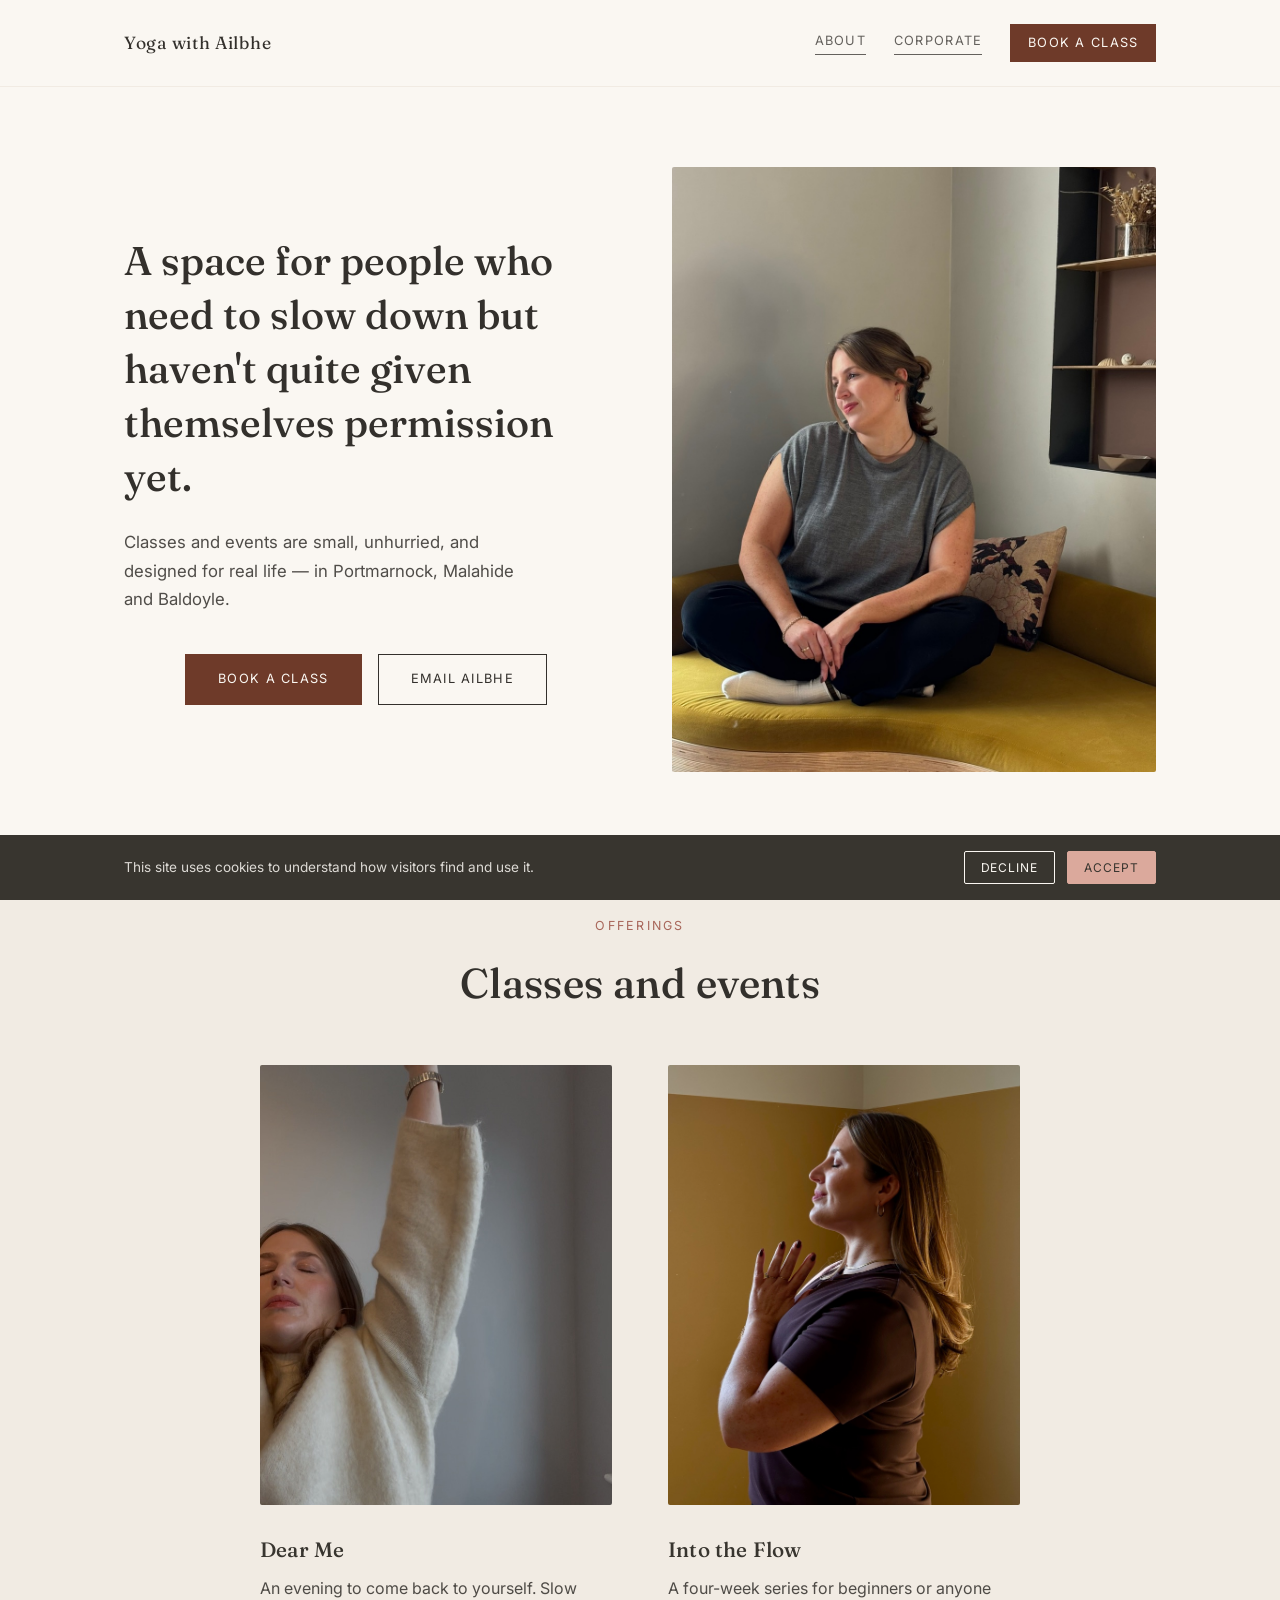
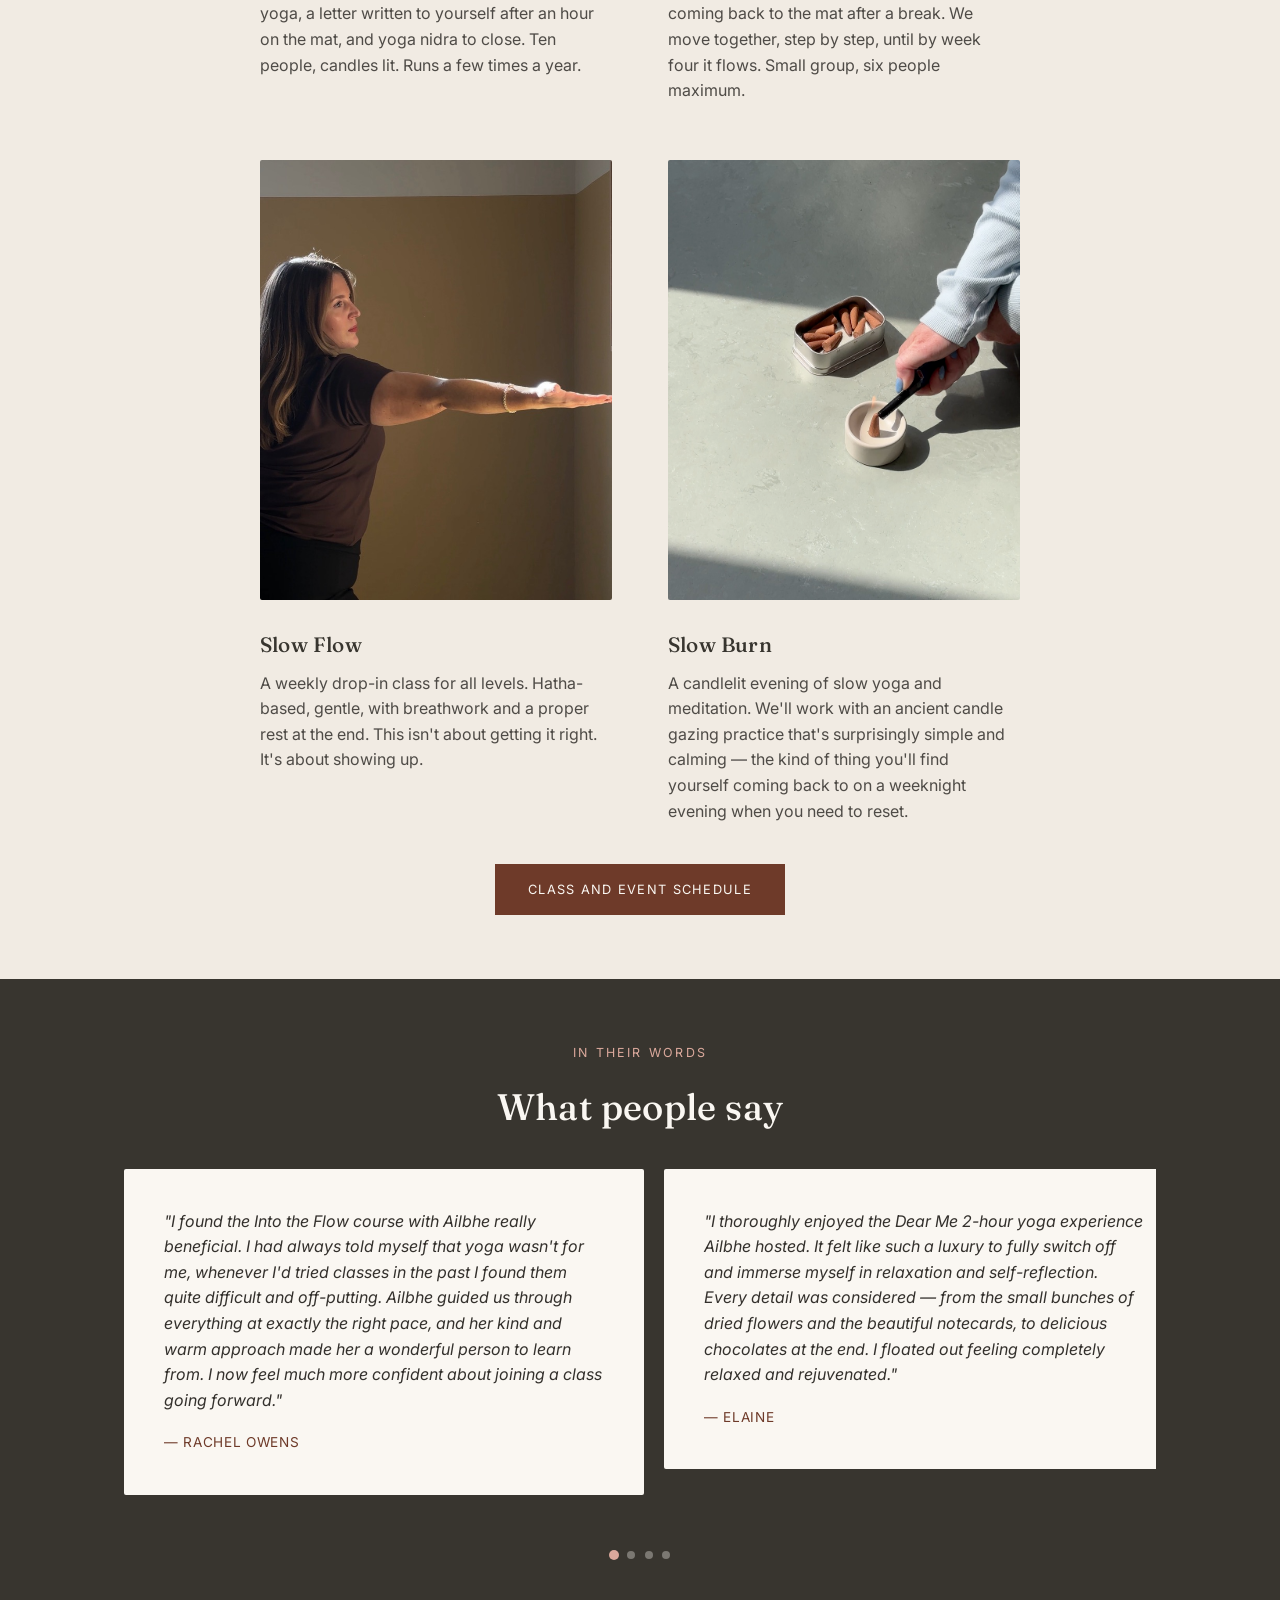
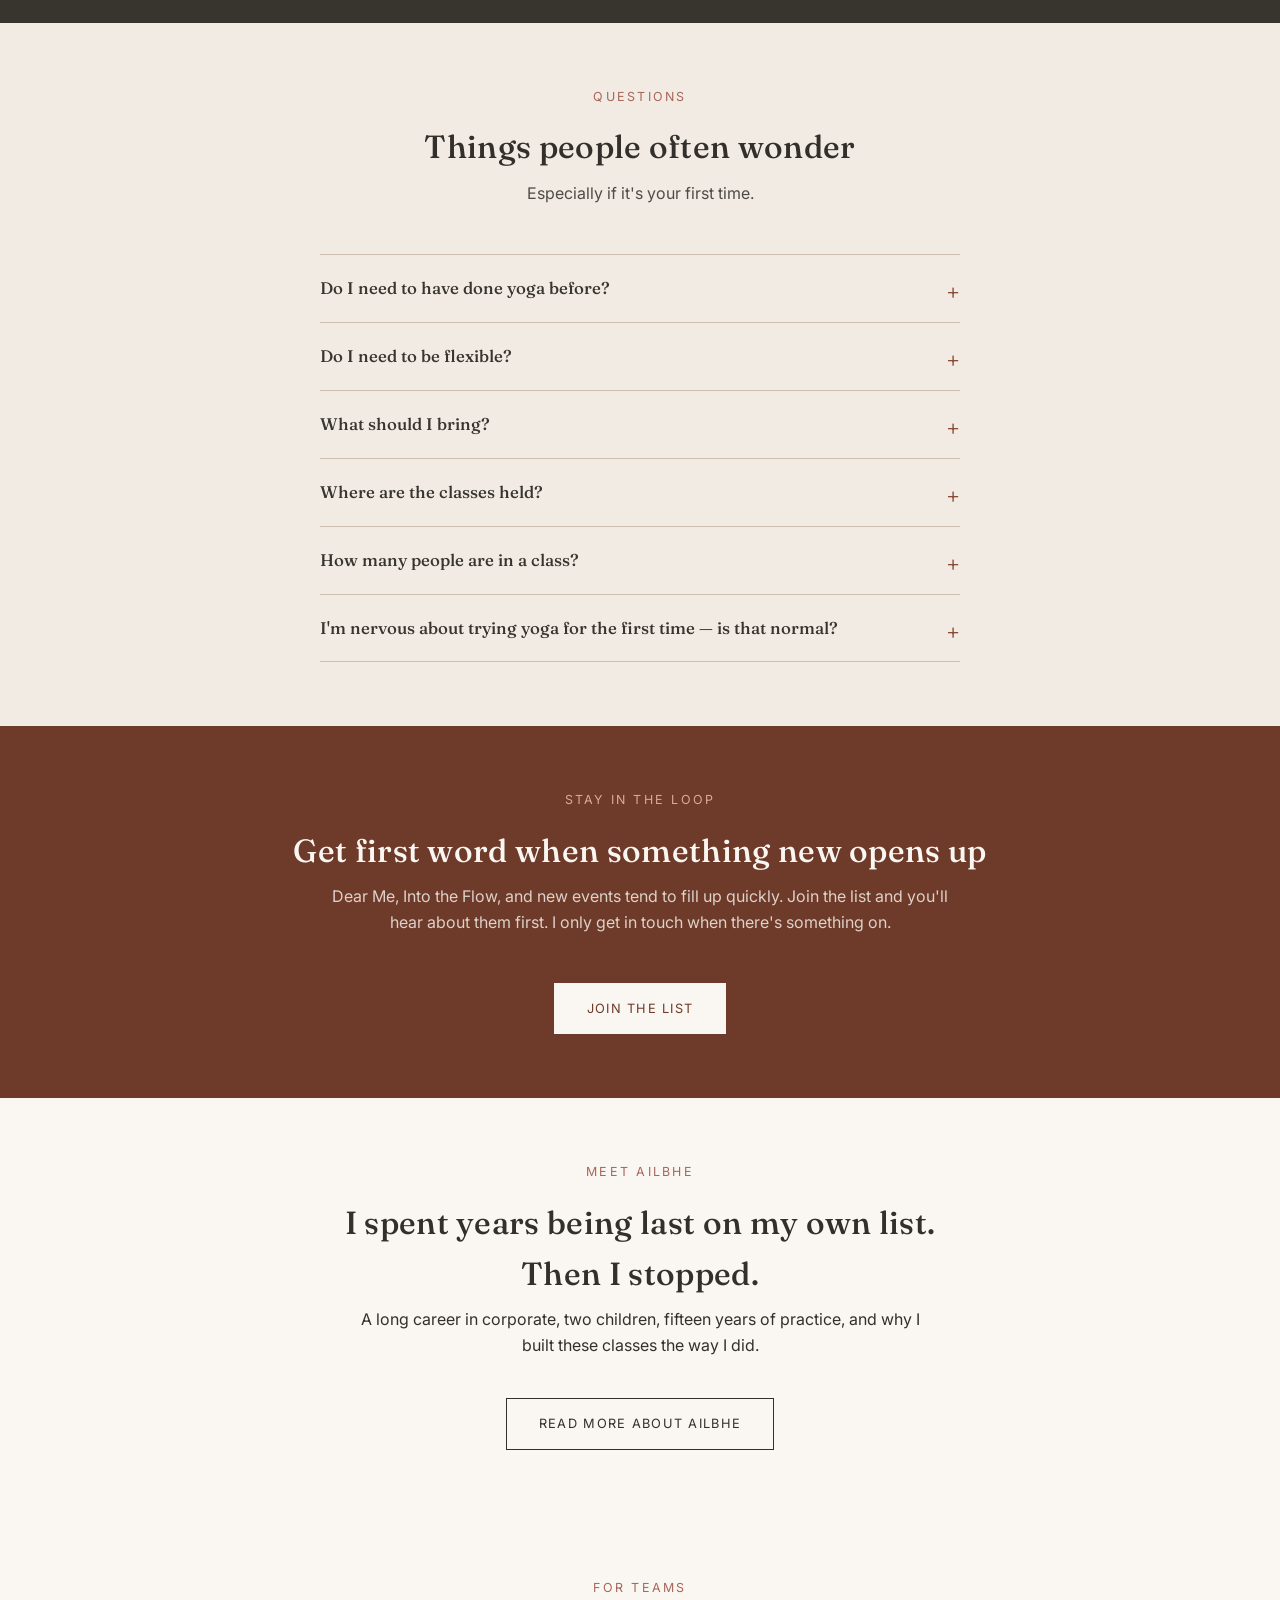
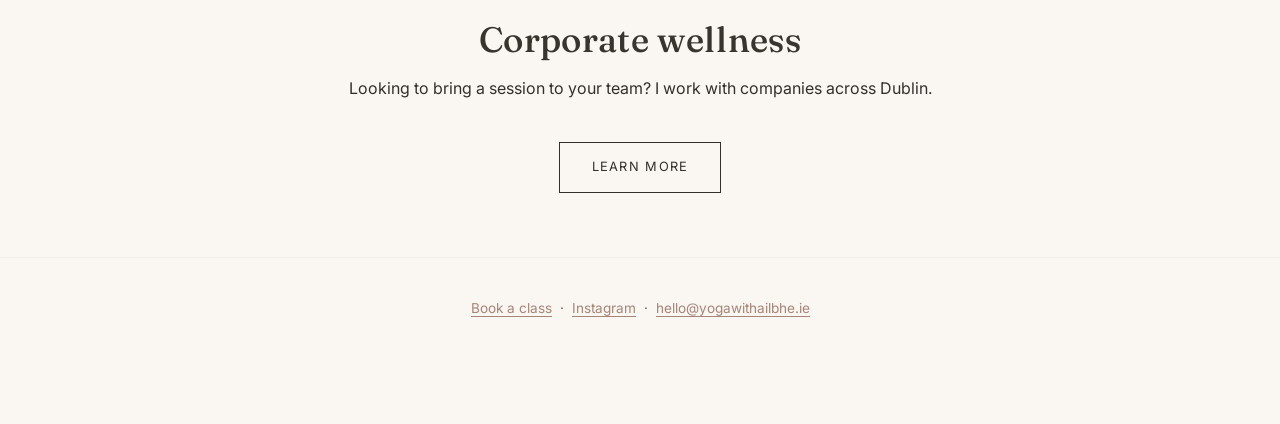
<file: index.html>
<!DOCTYPE html>
<html lang="en">
<head>
  <meta charset="UTF-8">
  <meta name="viewport" content="width=device-width, initial-scale=1.0">
  <title>Yoga with Ailbhe</title>
  <meta name="description" content="A space for people who need to slow down. Small, unhurried yoga classes and events in Dublin.">
  <meta property="og:type" content="website">
  <meta property="og:title" content="Yoga with Ailbhe">
  <meta property="og:description" content="A space for people who need to slow down. Small, unhurried yoga classes and events in Dublin.">
  <meta property="og:url" content="https://yogawithailbhe.ie/">
  <meta property="og:image" content="https://yogawithailbhe.ie/assets/images/og-home.jpg">
  <meta name="twitter:card" content="summary_large_image">
  <link rel="icon" href="/favicon.ico" sizes="any">
  <link rel="apple-touch-icon" href="/assets/images/apple-touch-icon.png">
  <link rel="preconnect" href="https://fonts.googleapis.com">
  <link rel="preconnect" href="https://fonts.gstatic.com" crossorigin>
  <link href="https://fonts.googleapis.com/css2?family=Fraunces:ital,opsz,wght@0,9..144,400;0,9..144,500;1,9..144,400&family=Inter:wght@400;500&display=swap" rel="stylesheet">
  <link rel="stylesheet" href="css/styles.css">
</head>
<body>
  <header class="site-header">
    <div class="wrap">
      <a class="logo" href="/">Yoga with Ailbhe</a>
      <nav>
        <a href="/about">About</a>
        <a href="/corporate">Corporate</a>
        <a class="nav-cta" href="https://yogawithailbhe.setmore.com" target="_blank" rel="noopener noreferrer">Book a class</a>
      </nav>
    </div>
  </header>

  <main>
    <section class="hero hero-split">
      <div class="wrap hero-split-grid">
        <div class="hero-copy">
          <h1>A space for people who need to slow down but haven't quite given themselves permission yet.</h1>
          <p>Classes and events are small, unhurried, and designed for real life — in Portmarnock, Malahide and Baldoyle.</p>
          <div class="cta-row cta-row-left">
            <a class="btn btn-primary" href="https://yogawithailbhe.setmore.com" target="_blank" rel="noopener noreferrer">Book a class</a>
            <a class="btn btn-secondary" href="mailto:hello@yogawithailbhe.ie">Email Ailbhe</a>
          </div>
        </div>
        <div class="hero-media">
          <img src="assets/images/space.jpg" alt="Ailbhe sitting cross-legged on a couch in the studio space, relaxed, soft light, small group setting." width="900" height="1200">
        </div>
      </div>
    </section>

    <section class="classes">
      <div class="wrap">
        <span class="eyebrow">Offerings</span>
        <h2>Classes and events</h2>
        <div class="classes-grid">
          <article class="class-card">
            <div class="class-card-media">
              <img src="assets/images/class-dear-me.jpg" alt="Ailbhe reaching one arm upward, eyes closed, in a soft cream jumper." width="800" height="1067" loading="lazy">
            </div>
            <h3>Dear Me</h3>
            <p>An evening to come back to yourself. Slow yoga, a letter written to yourself after an hour on the mat, and yoga nidra to close. Ten people, candles lit. Runs a few times a year.</p>
          </article>
          <article class="class-card">
            <div class="class-card-media">
              <img src="assets/images/hero-home.jpg" alt="Ailbhe standing calmly with hands at heart centre, eyes closed, lit by warm afternoon light." width="800" height="1000" loading="lazy">
            </div>
            <h3>Into the Flow</h3>
            <p>A four-week series for beginners or anyone coming back to the mat after a break. We move together, step by step, until by week four it flows. Small group, six people maximum.</p>
          </article>
          <article class="class-card">
            <div class="class-card-media">
              <img src="assets/images/class-slow-flow.jpg" alt="Ailbhe standing tall with one arm extended, calm and grounded in warm light." width="800" height="1422" loading="lazy">
            </div>
            <h3>Slow Flow</h3>
            <p>A weekly drop-in class for all levels. Hatha-based, gentle, with breathwork and a proper rest at the end. This isn't about getting it right. It's about showing up.</p>
          </article>
          <article class="class-card">
            <div class="class-card-media">
              <img src="assets/images/class-slow-burn.jpg" alt="Hand lighting an incense cone beside a small tin, soft daylight." width="800" height="1422" loading="lazy">
            </div>
            <h3>Slow Burn</h3>
            <p>A candlelit evening of slow yoga and meditation. We'll work with an ancient candle gazing practice that's surprisingly simple and calming — the kind of thing you'll find yourself coming back to on a weeknight evening when you need to reset.</p>
          </article>
        </div>
        <div class="cta-row">
          <a class="btn btn-primary" href="https://yogawithailbhe.setmore.com" target="_blank" rel="noopener noreferrer">Class and event schedule</a>
        </div>
      </div>
    </section>

    <section class="testimonials">
      <div class="wrap">
        <span class="eyebrow">In their words</span>
        <h2>What people say</h2>
        <div class="testimonial-track">
          <article class="testimonial">
            <p>"I found the Into the Flow course with Ailbhe really beneficial. I had always told myself that yoga wasn't for me, whenever I'd tried classes in the past I found them quite difficult and off-putting. Ailbhe guided us through everything at exactly the right pace, and her kind and warm approach made her a wonderful person to learn from. I now feel much more confident about joining a class going forward."</p>
            <cite>— Rachel Owens</cite>
          </article>
          <article class="testimonial">
            <p>"I thoroughly enjoyed the Dear Me 2-hour yoga experience Ailbhe hosted. It felt like such a luxury to fully switch off and immerse myself in relaxation and self-reflection. Every detail was considered — from the small bunches of dried flowers and the beautiful notecards, to delicious chocolates at the end. I floated out feeling completely relaxed and rejuvenated."</p>
            <cite>— Elaine</cite>
          </article>
          <article class="testimonial">
            <p>"Ailbhe's slow flow yoga class was exactly what my body and mind needed. The atmosphere was incredibly calming right from the start. The pace of the class encouraged me to really listen to my body and be present in the moment. I left feeling completely rejuvenated and centred."</p>
            <cite>— Andrea</cite>
          </article>
          <article class="testimonial">
            <p>"My first yoga class with Ailbhe was gentle and mindful, and exactly what I needed. Her calm guidance made me feel at ease from the start, and the peaceful atmosphere helped me slow down and breathe. I left feeling relaxed, grounded, and really glad I showed up."</p>
            <cite>— Nihan Gunay Yilmaz</cite>
          </article>
        </div>
        <div class="testimonial-dots" role="tablist" aria-label="Testimonial pages">
          <button type="button" class="testimonial-dot is-active" aria-label="Testimonial 1"></button>
          <button type="button" class="testimonial-dot" aria-label="Testimonial 2"></button>
          <button type="button" class="testimonial-dot" aria-label="Testimonial 3"></button>
          <button type="button" class="testimonial-dot" aria-label="Testimonial 4"></button>
        </div>
      </div>
    </section>

    <section class="faq">
      <div class="wrap">
        <span class="eyebrow">Questions</span>
        <h2>Things people often wonder</h2>
        <p class="section-intro">Especially if it's your first time.</p>
        <div class="faq-list">
          <details class="faq-item">
            <summary>Do I need to have done yoga before?<span class="faq-icon" aria-hidden="true">+</span></summary>
            <p>Not at all. All of my classes are suitable for complete beginners. If you're coming for the first time, just let me know beforehand so I can make sure you feel welcome from the moment you walk in.</p>
          </details>
          <details class="faq-item">
            <summary>Do I need to be flexible?<span class="faq-icon" aria-hidden="true">+</span></summary>
            <p>Definitely not. Flexibility is something yoga gives you over time — it's not something you need to bring with you. Whatever your body can do right now is exactly right.</p>
          </details>
          <details class="faq-item">
            <summary>What should I bring?<span class="faq-icon" aria-hidden="true">+</span></summary>
            <p>Comfortable clothes you can move in. A yoga mat if you have one, but don't worry if you don't. I provide mats, so you can just show up.</p>
          </details>
          <details class="faq-item">
            <summary>Where are the classes held?<span class="faq-icon" aria-hidden="true">+</span></summary>
            <p>Classes take place in North County Dublin — across Portmarnock, Malahide and Baldoyle. The exact location will be confirmed when you book.</p>
          </details>
          <details class="faq-item">
            <summary>How many people are in a class?<span class="faq-icon" aria-hidden="true">+</span></summary>
            <p>Small. That's intentional. Slow Flow fits up to ten, Into the Flow has a maximum of six. Dear Me and Slow Burn are also kept small so the atmosphere stays intimate.</p>
          </details>
          <details class="faq-item">
            <summary>I'm nervous about trying yoga for the first time — is that normal?<span class="faq-icon" aria-hidden="true">+</span></summary>
            <p>Completely normal, and honestly, it's the main reason I keep classes small. There's no pressure to keep up, no competition, and no wrong way to do it. People usually leave wondering why they waited so long.</p>
          </details>
        </div>
      </div>
    </section>

    <section class="newsletter">
      <div class="wrap">
        <span class="eyebrow">Stay in the loop</span>
        <h2>Get first word when something new opens up</h2>
        <p class="section-intro">Dear Me, Into the Flow, and new events tend to fill up quickly. Join the list and you'll hear about them first. I only get in touch when there's something on.</p>
        <div class="cta-row">
          <a class="btn btn-primary" href="https://preview.mailerlite.io/forms/2218178/191800199987856941/share" target="_blank" rel="noopener noreferrer">Join the list</a>
        </div>
      </div>
    </section>

    <section class="about-link">
      <div class="wrap corporate-body corporate-teaser">
        <span class="eyebrow">Meet Ailbhe</span>
        <h2>I spent years being last on my own list. Then I stopped.</h2>
        <p>A long career in corporate, two children, fifteen years of practice, and why I built these classes the way I did.</p>
        <div class="cta-row">
          <a class="btn btn-secondary" href="/about">Read more about Ailbhe</a>
        </div>
      </div>
    </section>

    <section class="corporate-link">
      <div class="wrap corporate-body corporate-teaser">
        <span class="eyebrow">For teams</span>
        <h2>Corporate wellness</h2>
        <p>Looking to bring a session to your team? I work with companies across Dublin.</p>
        <div class="cta-row">
          <a class="btn btn-secondary" href="/corporate">Learn more</a>
        </div>
      </div>
    </section>
  </main>

  <footer class="site-footer">
    <div class="wrap">
      <p>
        <a href="https://yogawithailbhe.setmore.com" target="_blank" rel="noopener noreferrer">Book a class</a>
        &nbsp;·&nbsp;
        <a href="https://www.instagram.com/yoga_with_ailbhe/" target="_blank" rel="noopener noreferrer">Instagram</a>
        &nbsp;·&nbsp;
        <a href="mailto:hello@yogawithailbhe.ie">hello@yogawithailbhe.ie</a>
      </p>
    </div>
  </footer>

  <div id="cookie-banner" class="cookie-banner" hidden>
    <div class="cookie-banner-inner">
      <p>This site uses cookies to understand how visitors find and use it.</p>
      <div class="cookie-banner-actions">
        <button id="cookie-decline" type="button" class="cookie-btn cookie-btn-secondary">Decline</button>
        <button id="cookie-accept" type="button" class="cookie-btn cookie-btn-primary">Accept</button>
      </div>
    </div>
  </div>

  <script src="js/main.js"></script>
</body>
</html>
</file>
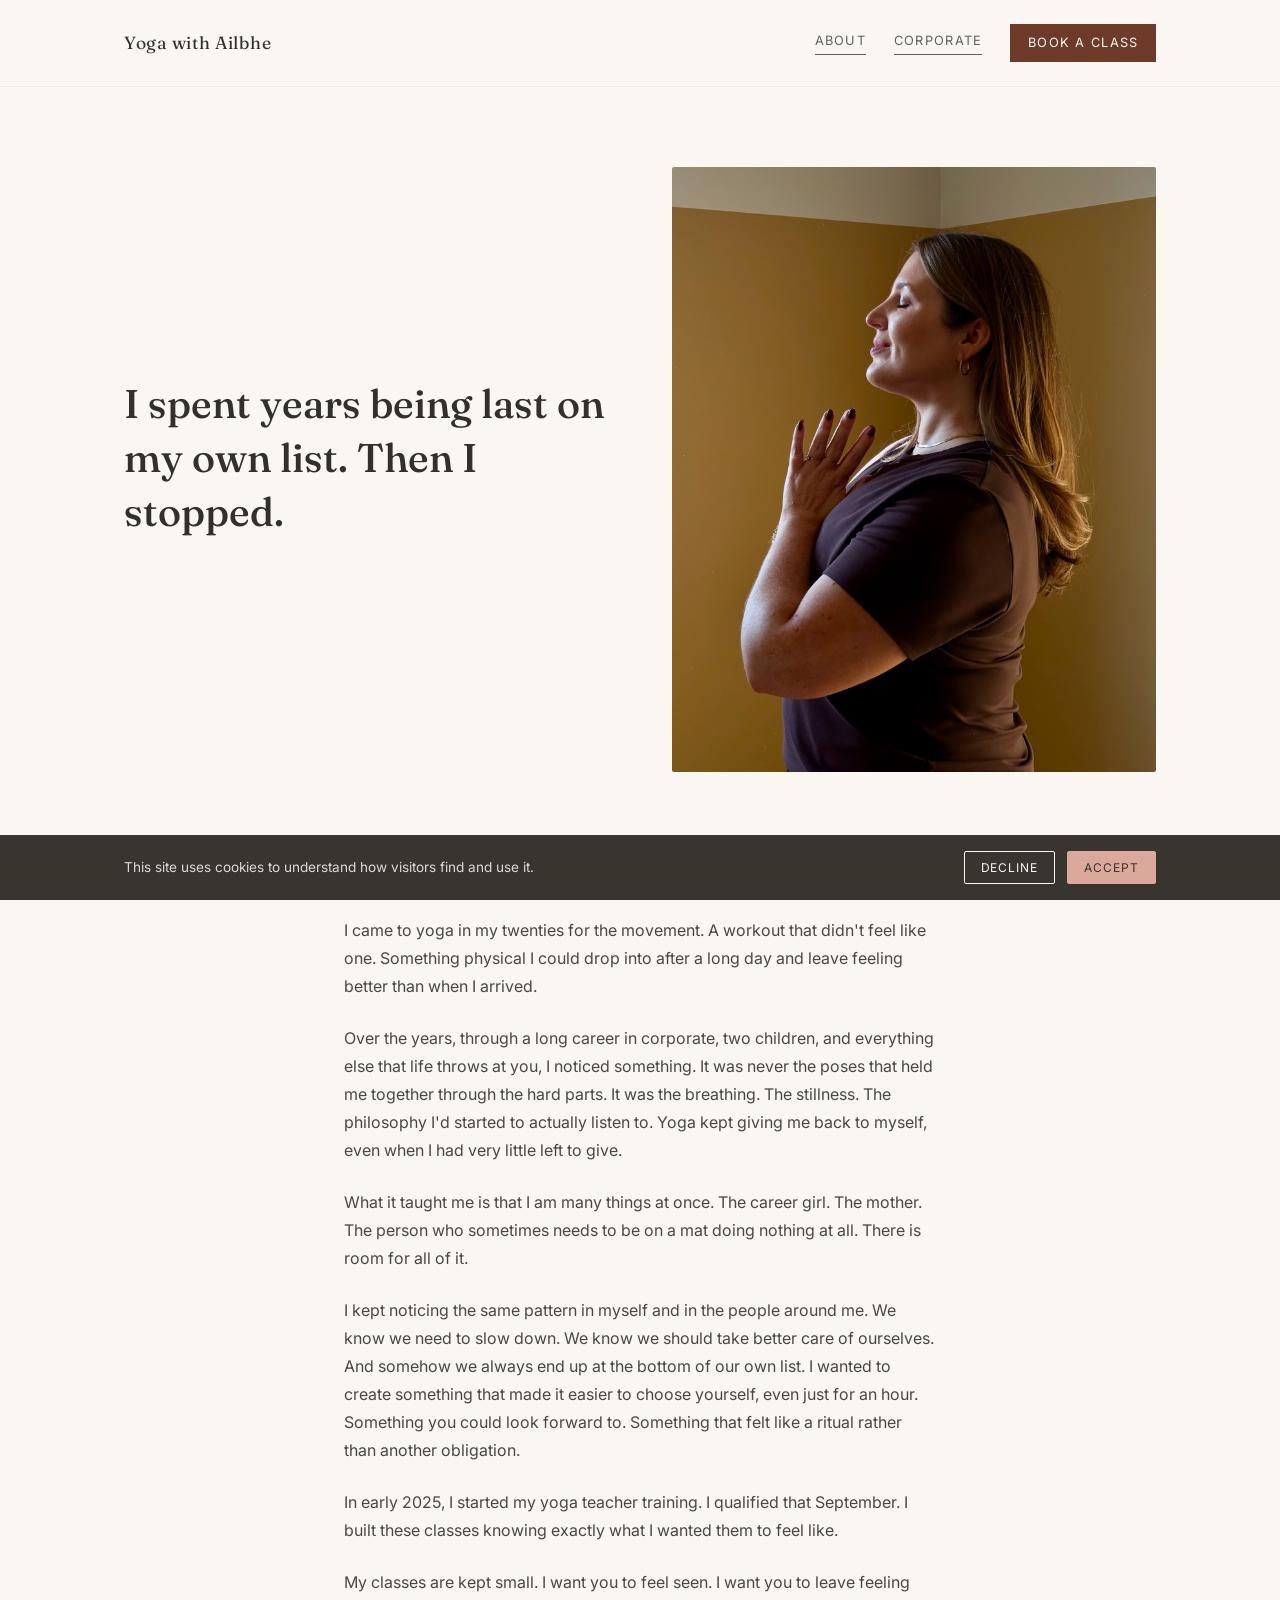
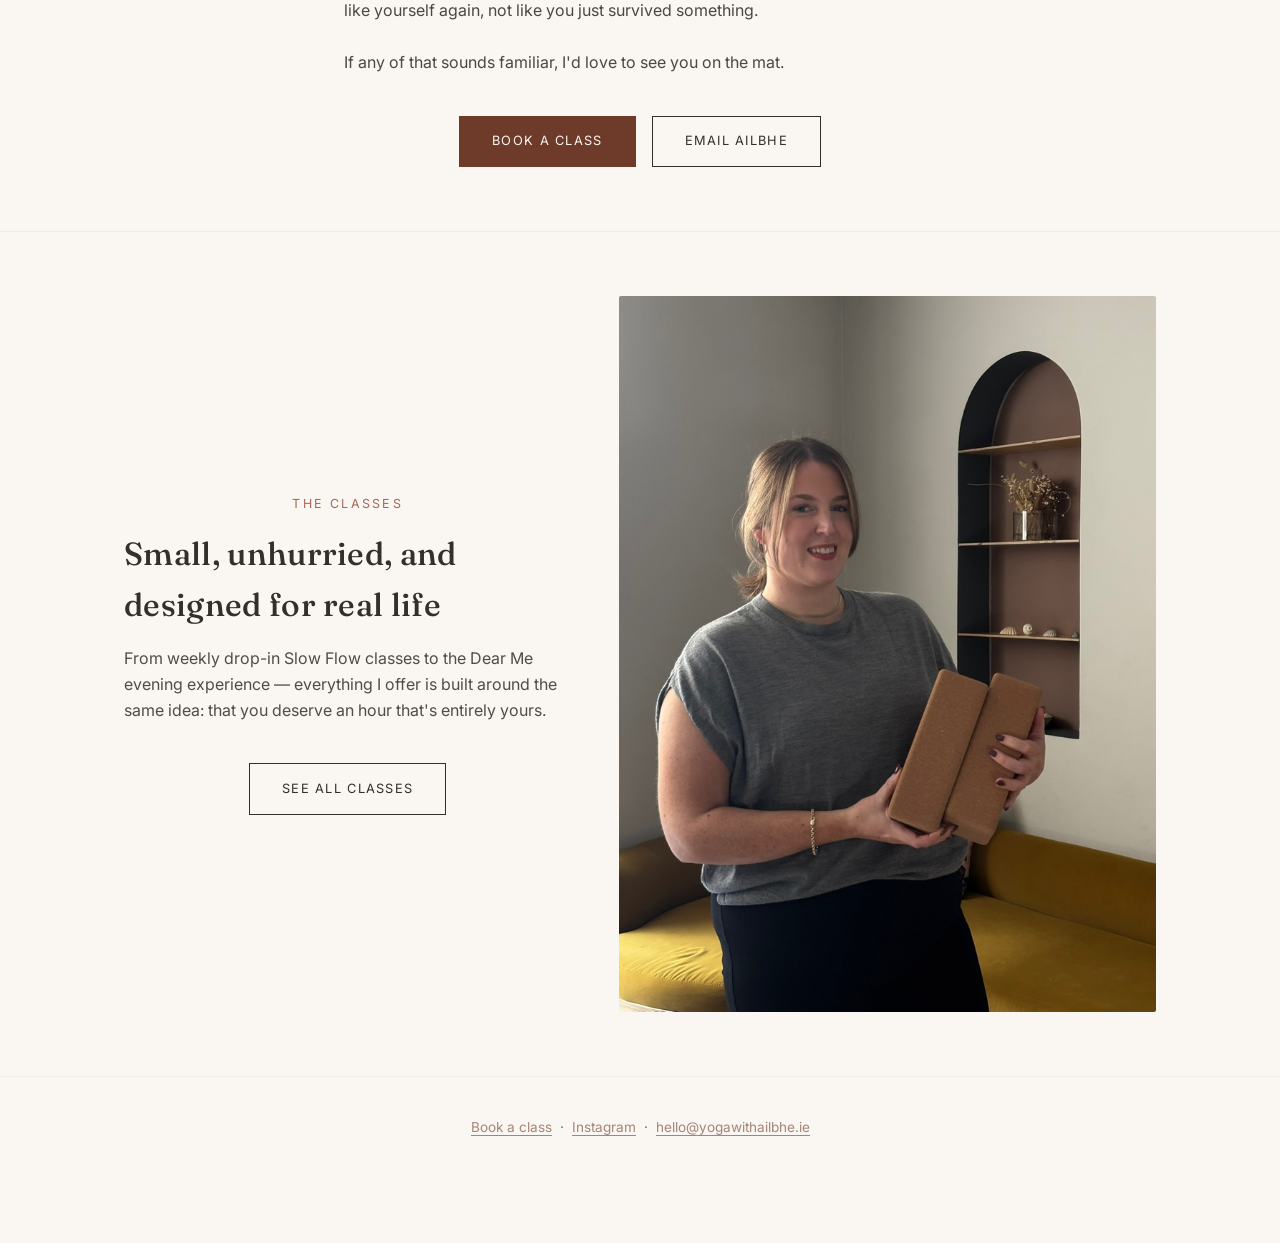
<file: about/index.html>
<!DOCTYPE html>
<html lang="en">
<head>
  <meta charset="UTF-8">
  <meta name="viewport" content="width=device-width, initial-scale=1.0">
  <title>About Ailbhe — Yoga with Ailbhe</title>
  <meta name="description" content="Fifteen years of yoga practice, a long career in corporate, two children, and a lot of life. Ailbhe McNeela qualified as a yoga teacher in 2025.">
  <meta property="og:type" content="website">
  <meta property="og:title" content="About Ailbhe — Yoga with Ailbhe">
  <meta property="og:description" content="Fifteen years of yoga practice, a long career in corporate, two children, and a lot of life. Ailbhe McNeela qualified as a yoga teacher in 2025.">
  <meta property="og:url" content="https://yogawithailbhe.ie/about/">
  <meta property="og:image" content="https://yogawithailbhe.ie/assets/images/og-home.jpg">
  <meta name="twitter:card" content="summary_large_image">
  <link rel="icon" href="/favicon.ico" sizes="any">
  <link rel="apple-touch-icon" href="/assets/images/apple-touch-icon.png">
  <link rel="preconnect" href="https://fonts.googleapis.com">
  <link rel="preconnect" href="https://fonts.gstatic.com" crossorigin>
  <link href="https://fonts.googleapis.com/css2?family=Fraunces:ital,opsz,wght@0,9..144,400;0,9..144,500;1,9..144,400&family=Inter:wght@400;500&display=swap" rel="stylesheet">
  <link rel="stylesheet" href="../css/styles.css">
</head>
<body>
  <header class="site-header">
    <div class="wrap">
      <a class="logo" href="/">Yoga with Ailbhe</a>
      <nav>
        <a href="/about" aria-current="page">About</a>
        <a href="/corporate">Corporate</a>
        <a class="nav-cta" href="https://yogawithailbhe.setmore.com" target="_blank" rel="noopener noreferrer">Book a class</a>
      </nav>
    </div>
  </header>

  <main>
    <section class="hero hero-split">
      <div class="wrap hero-split-grid">
        <div class="hero-copy">
          <h1>I spent years being last on my own list. Then I stopped.</h1>
        </div>
        <div class="hero-media">
          <img src="../assets/images/hero-home.jpg" alt="Ailbhe standing calmly with hands at heart centre, eyes closed, lit by warm afternoon light." width="900" height="1125">
        </div>
      </div>
    </section>

    <section>
      <div class="wrap about-body">
        <p>I came to yoga in my twenties for the movement. A workout that didn't feel like one. Something physical I could drop into after a long day and leave feeling better than when I arrived.</p>

        <p>Over the years, through a long career in corporate, two children, and everything else that life throws at you, I noticed something. It was never the poses that held me together through the hard parts. It was the breathing. The stillness. The philosophy I'd started to actually listen to. Yoga kept giving me back to myself, even when I had very little left to give.</p>

        <p>What it taught me is that I am many things at once. The career girl. The mother. The person who sometimes needs to be on a mat doing nothing at all. There is room for all of it.</p>

        <p>I kept noticing the same pattern in myself and in the people around me. We know we need to slow down. We know we should take better care of ourselves. And somehow we always end up at the bottom of our own list. I wanted to create something that made it easier to choose yourself, even just for an hour. Something you could look forward to. Something that felt like a ritual rather than another obligation.</p>

        <p>In early 2025, I started my yoga teacher training. I qualified that September. I built these classes knowing exactly what I wanted them to feel like.</p>

        <p>My classes are kept small. I want you to feel seen. I want you to leave feeling like yourself again, not like you just survived something.</p>

        <p>If any of that sounds familiar, I'd love to see you on the mat.</p>

        <div class="cta-row cta-row-left">
          <a class="btn btn-primary" href="https://yogawithailbhe.setmore.com" target="_blank" rel="noopener noreferrer">Book a class</a>
          <a class="btn btn-secondary" href="mailto:hello@yogawithailbhe.ie">Email Ailbhe</a>
        </div>
      </div>
    </section>

    <section class="about-strip">
      <div class="wrap about-strip-grid">
        <div class="about-strip-copy">
          <span class="eyebrow">The classes</span>
          <h2>Small, unhurried, and designed for real life</h2>
          <p>From weekly drop-in Slow Flow classes to the Dear Me evening experience — everything I offer is built around the same idea: that you deserve an hour that's entirely yours.</p>
          <div class="cta-row cta-row-left">
            <a class="btn btn-secondary" href="/">See all classes</a>
          </div>
        </div>
        <div class="about-strip-media">
          <img src="../assets/images/about-ailbhe.jpg" alt="Ailbhe smiling, holding two yoga blocks, in the studio space." width="900" height="1200" loading="lazy">
        </div>
      </div>
    </section>
  </main>

  <footer class="site-footer">
    <div class="wrap">
      <p>
        <a href="https://yogawithailbhe.setmore.com" target="_blank" rel="noopener noreferrer">Book a class</a>
        &nbsp;·&nbsp;
        <a href="https://www.instagram.com/yoga_with_ailbhe/" target="_blank" rel="noopener noreferrer">Instagram</a>
        &nbsp;·&nbsp;
        <a href="mailto:hello@yogawithailbhe.ie">hello@yogawithailbhe.ie</a>
      </p>
    </div>
  </footer>

  <div id="cookie-banner" class="cookie-banner" hidden>
    <div class="cookie-banner-inner">
      <p>This site uses cookies to understand how visitors find and use it.</p>
      <div class="cookie-banner-actions">
        <button id="cookie-decline" type="button" class="cookie-btn cookie-btn-secondary">Decline</button>
        <button id="cookie-accept" type="button" class="cookie-btn cookie-btn-primary">Accept</button>
      </div>
    </div>
  </div>

  <script src="../js/main.js"></script>
</body>
</html>
</file>
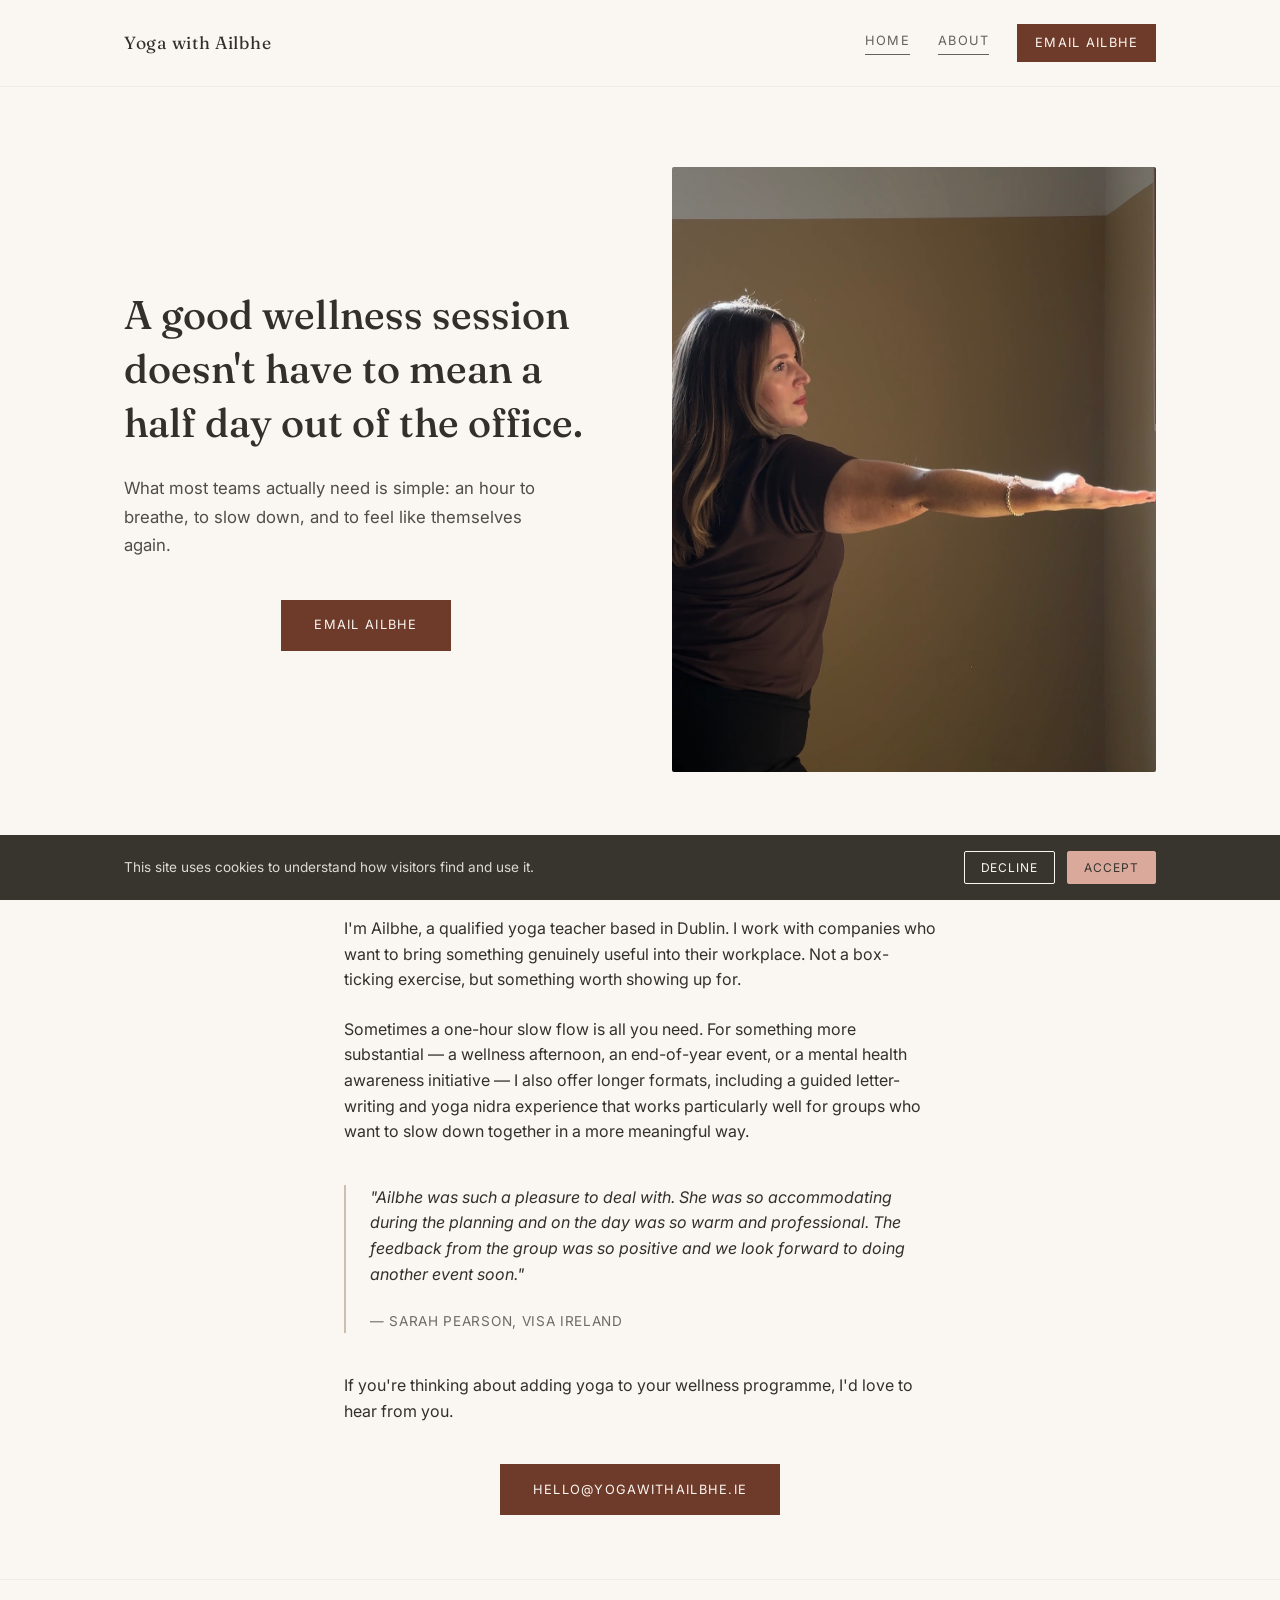
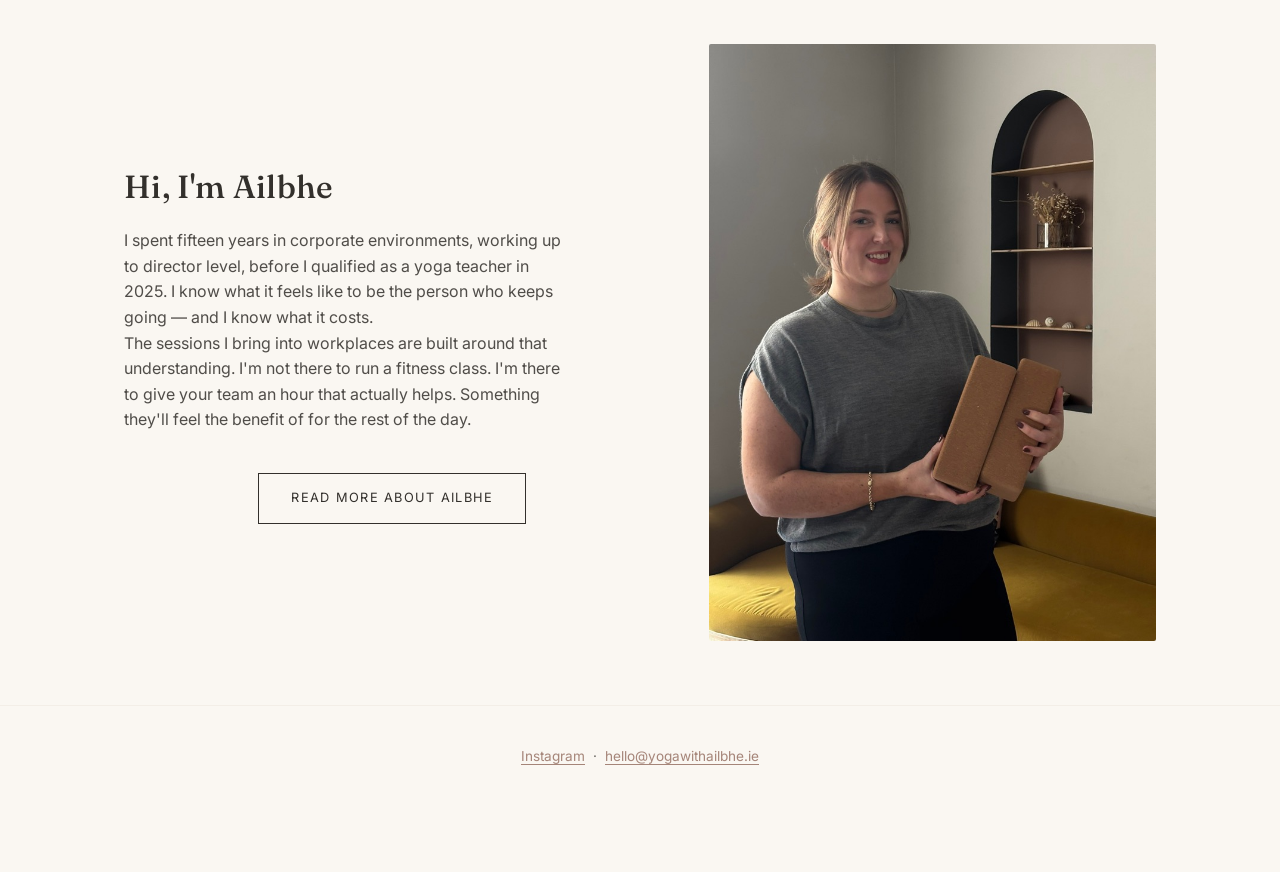
<file: corporate/index.html>
<!DOCTYPE html>
<html lang="en">
<head>
  <meta charset="UTF-8">
  <meta name="viewport" content="width=device-width, initial-scale=1.0">
  <title>Corporate Yoga — Yoga with Ailbhe</title>
  <meta name="description" content="Bring genuinely useful wellness sessions to your team in Dublin, from one-hour slow flow classes to guided letter-writing and yoga nidra experiences.">
  <meta property="og:type" content="website">
  <meta property="og:title" content="Corporate Yoga — Yoga with Ailbhe">
  <meta property="og:description" content="Bring genuinely useful wellness sessions to your team in Dublin, from one-hour slow flow classes to guided letter-writing and yoga nidra experiences.">
  <meta property="og:url" content="https://yogawithailbhe.ie/corporate/">
  <meta property="og:image" content="https://yogawithailbhe.ie/assets/images/og-corporate.jpg">
  <meta name="twitter:card" content="summary_large_image">
  <link rel="icon" href="/favicon.ico" sizes="any">
  <link rel="apple-touch-icon" href="/assets/images/apple-touch-icon.png">
  <link rel="preconnect" href="https://fonts.googleapis.com">
  <link rel="preconnect" href="https://fonts.gstatic.com" crossorigin>
  <link href="https://fonts.googleapis.com/css2?family=Fraunces:ital,opsz,wght@0,9..144,400;0,9..144,500;1,9..144,400&family=Inter:wght@400;500&display=swap" rel="stylesheet">
  <link rel="stylesheet" href="../css/styles.css">
</head>
<body>
  <header class="site-header">
    <div class="wrap">
      <a class="logo" href="/">Yoga with Ailbhe</a>
      <nav>
        <a href="/">Home</a>
        <a href="/about">About</a>
        <a class="nav-cta" href="mailto:hello@yogawithailbhe.ie">Email Ailbhe</a>
      </nav>
    </div>
  </header>

  <main>
    <section class="hero hero-split">
      <div class="wrap hero-split-grid">
        <div class="hero-copy">
          <h1>A good wellness session doesn't have to mean a half day out of the office.</h1>
          <p>What most teams actually need is simple: an hour to breathe, to slow down, and to feel like themselves again.</p>
          <div class="cta-row cta-row-left">
            <a class="btn btn-primary" href="mailto:hello@yogawithailbhe.ie">Email Ailbhe</a>
          </div>
        </div>
        <div class="hero-media">
          <img src="../assets/images/hero-corporate.jpg" alt="Ailbhe in a confident standing pose, arm extended, calm focus." width="900" height="1125">
        </div>
      </div>
    </section>

    <section>
      <div class="wrap corporate-body">
        <p>I'm Ailbhe, a qualified yoga teacher based in Dublin. I work with companies who want to bring something genuinely useful into their workplace. Not a box-ticking exercise, but something worth showing up for.</p>
        <p>Sometimes a one-hour slow flow is all you need. For something more substantial — a wellness afternoon, an end-of-year event, or a mental health awareness initiative — I also offer longer formats, including a guided letter-writing and yoga nidra experience that works particularly well for groups who want to slow down together in a more meaningful way.</p>

        <blockquote class="quote">
          <p>"Ailbhe was such a pleasure to deal with. She was so accommodating during the planning and on the day was so warm and professional. The feedback from the group was so positive and we look forward to doing another event soon."</p>
          <cite>— Sarah Pearson, Visa Ireland</cite>
        </blockquote>

        <p>If you're thinking about adding yoga to your wellness programme, I'd love to hear from you.</p>

        <div class="cta-row">
          <a class="btn btn-primary" href="mailto:hello@yogawithailbhe.ie">hello@yogawithailbhe.ie</a>
        </div>
      </div>
    </section>

    <section class="about-strip about-strip-alt">
      <div class="wrap about-strip-grid">
        <div class="about-strip-copy">
          <h2>Hi, I'm Ailbhe</h2>
          <p>I spent fifteen years in corporate environments, working up to director level, before I qualified as a yoga teacher in 2025. I know what it feels like to be the person who keeps going — and I know what it costs.</p>
          <p>The sessions I bring into workplaces are built around that understanding. I'm not there to run a fitness class. I'm there to give your team an hour that actually helps. Something they'll feel the benefit of for the rest of the day.</p>
          <div class="cta-row cta-row-left">
            <a class="btn btn-secondary" href="/about">Read more about Ailbhe</a>
          </div>
        </div>
        <div class="about-strip-media">
          <img src="../assets/images/about-ailbhe.jpg" alt="Ailbhe smiling, holding two yoga blocks, in the studio space." width="900" height="1200" loading="lazy">
        </div>
      </div>
    </section>
  </main>

  <footer class="site-footer">
    <div class="wrap">
      <p>
        <a href="https://www.instagram.com/yoga_with_ailbhe/" target="_blank" rel="noopener noreferrer">Instagram</a>
        &nbsp;·&nbsp;
        <a href="mailto:hello@yogawithailbhe.ie">hello@yogawithailbhe.ie</a>
      </p>
    </div>
  </footer>

  <div id="cookie-banner" class="cookie-banner" hidden>
    <div class="cookie-banner-inner">
      <p>This site uses cookies to understand how visitors find and use it.</p>
      <div class="cookie-banner-actions">
        <button id="cookie-decline" type="button" class="cookie-btn cookie-btn-secondary">Decline</button>
        <button id="cookie-accept" type="button" class="cookie-btn cookie-btn-primary">Accept</button>
      </div>
    </div>
  </div>

  <script src="../js/main.js"></script>
</body>
</html>
</file>
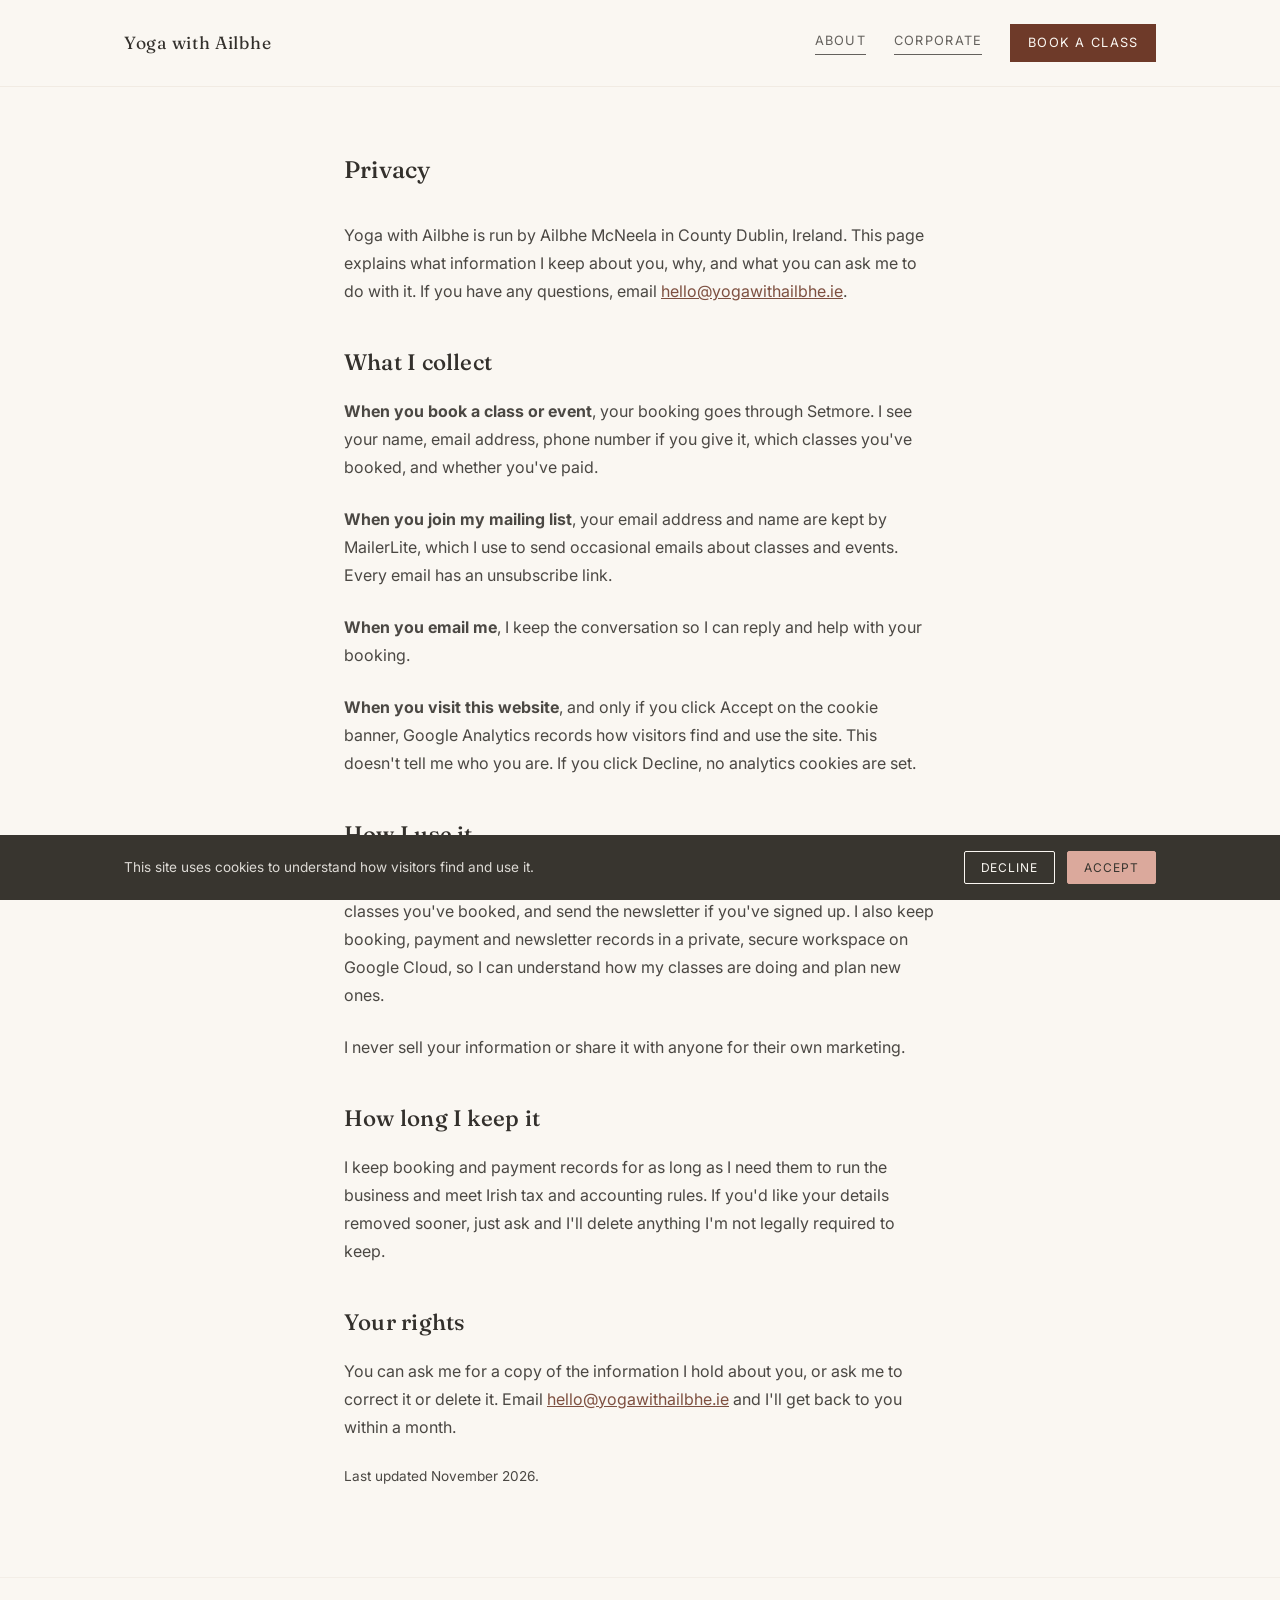
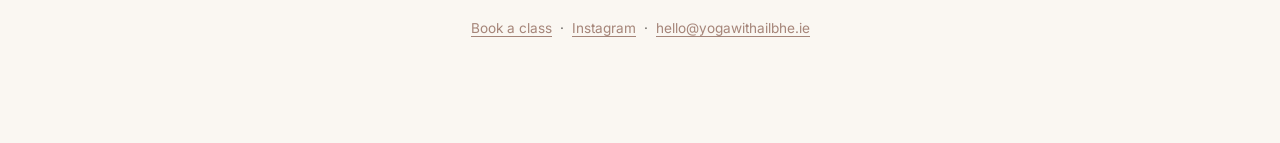
<file: privacy/index.html>
<!DOCTYPE html>
<html lang="en">
<head>
  <meta charset="UTF-8">
  <meta name="viewport" content="width=device-width, initial-scale=1.0">
  <title>Privacy — Yoga with Ailbhe</title>
  <meta name="description" content="How Yoga with Ailbhe collects, uses and looks after your information.">
  <link rel="icon" href="/favicon.ico" sizes="any">
  <link rel="apple-touch-icon" href="/assets/images/apple-touch-icon.png">
  <link rel="preconnect" href="https://fonts.googleapis.com">
  <link rel="preconnect" href="https://fonts.gstatic.com" crossorigin>
  <link href="https://fonts.googleapis.com/css2?family=Fraunces:ital,opsz,wght@0,9..144,400;0,9..144,500;1,9..144,400&family=Inter:wght@400;500&display=swap" rel="stylesheet">
  <link rel="stylesheet" href="../css/styles.css">
</head>
<body>
  <header class="site-header">
    <div class="wrap">
      <a class="logo" href="/">Yoga with Ailbhe</a>
      <nav>
        <a href="/about">About</a>
        <a href="/corporate">Corporate</a>
        <a class="nav-cta" href="https://yogawithailbhe.setmore.com" target="_blank" rel="noopener noreferrer">Book a class</a>
      </nav>
    </div>
  </header>

  <main>
    <section>
      <div class="wrap about-body legal-body">
        <h1>Privacy</h1>
        <p>Yoga with Ailbhe is run by Ailbhe McNeela in County Dublin, Ireland. This page explains what information I keep about you, why, and what you can ask me to do with it. If you have any questions, email <a href="mailto:hello@yogawithailbhe.ie">hello@yogawithailbhe.ie</a>.</p>

        <h2>What I collect</h2>
        <p><strong>When you book a class or event</strong>, your booking goes through Setmore. I see your name, email address, phone number if you give it, which classes you've booked, and whether you've paid.</p>
        <p><strong>When you join my mailing list</strong>, your email address and name are kept by MailerLite, which I use to send occasional emails about classes and events. Every email has an unsubscribe link.</p>
        <p><strong>When you email me</strong>, I keep the conversation so I can reply and help with your booking.</p>
        <p><strong>When you visit this website</strong>, and only if you click Accept on the cookie banner, Google Analytics records how visitors find and use the site. This doesn't tell me who you are. If you click Decline, no analytics cookies are set.</p>

        <h2>How I use it</h2>
        <p>I use your information to run your bookings, take payment, get in touch about classes you've booked, and send the newsletter if you've signed up. I also keep booking, payment and newsletter records in a private, secure workspace on Google Cloud, so I can understand how my classes are doing and plan new ones.</p>
        <p>I never sell your information or share it with anyone for their own marketing.</p>

        <h2>How long I keep it</h2>
        <p>I keep booking and payment records for as long as I need them to run the business and meet Irish tax and accounting rules. If you'd like your details removed sooner, just ask and I'll delete anything I'm not legally required to keep.</p>

        <h2>Your rights</h2>
        <p>You can ask me for a copy of the information I hold about you, or ask me to correct it or delete it. Email <a href="mailto:hello@yogawithailbhe.ie">hello@yogawithailbhe.ie</a> and I'll get back to you within a month.</p>

        <p class="legal-updated">Last updated November 2026.</p>
      </div>
    </section>
  </main>

  <footer class="site-footer">
    <div class="wrap">
      <p>
        <a href="https://yogawithailbhe.setmore.com" target="_blank" rel="noopener noreferrer">Book a class</a>
        &nbsp;·&nbsp;
        <a href="https://www.instagram.com/yoga_with_ailbhe/" target="_blank" rel="noopener noreferrer">Instagram</a>
        &nbsp;·&nbsp;
        <a href="mailto:hello@yogawithailbhe.ie">hello@yogawithailbhe.ie</a>
      </p>
    </div>
  </footer>

  <div id="cookie-banner" class="cookie-banner" hidden>
    <div class="cookie-banner-inner">
      <p>This site uses cookies to understand how visitors find and use it.</p>
      <div class="cookie-banner-actions">
        <button id="cookie-decline" type="button" class="cookie-btn cookie-btn-secondary">Decline</button>
        <button id="cookie-accept" type="button" class="cookie-btn cookie-btn-primary">Accept</button>
      </div>
    </div>
  </div>

  <script src="../js/main.js"></script>
</body>
</html>
</file>
<file: css/styles.css>
*, *::before, *::after {
  box-sizing: border-box;
  margin: 0;
  padding: 0;
}

:root {
  --ink: #33302c;
  --paper: #faf7f2;
  --neutral: #cdbfae;
  --neutral-light: #f1ebe3;
  --chestnut: #8a4a35;
  --chestnut-deep: #6e3a29;
  --dusty-pink: #a8665a;
  --dusty-pink-tint: #dba99c;
  --anthracite: #38352f;
  --max-width: 1080px;
}

html {
  scroll-behavior: smooth;
}

body {
  background-color: var(--paper);
  color: var(--ink);
  font-family: 'Inter', -apple-system, BlinkMacSystemFont, 'Segoe UI', sans-serif;
  font-size: 1rem;
  line-height: 1.6;
}

h1, h2, h3 {
  font-family: 'Fraunces', Georgia, 'Times New Roman', serif;
  font-weight: 500;
  letter-spacing: 0.01em;
}

a {
  color: var(--chestnut-deep);
}

a:hover {
  color: var(--ink);
}

img {
  max-width: 100%;
  display: block;
}

.wrap {
  max-width: var(--max-width);
  margin: 0 auto;
  padding: 0 1.5rem;
}

/* Header */

.site-header {
  border-bottom: 1px solid var(--neutral-light);
}

.site-header .wrap {
  display: flex;
  align-items: center;
  justify-content: space-between;
  padding-top: 1.5rem;
  padding-bottom: 1.5rem;
}

.site-header .logo {
  font-family: 'Fraunces', Georgia, 'Times New Roman', serif;
  font-size: 1.1rem;
  letter-spacing: 0.04em;
  text-decoration: none;
  color: var(--ink);
}

.site-header nav {
  display: flex;
  align-items: center;
  gap: 1.75rem;
}

.site-header nav a {
  font-size: 0.8rem;
  letter-spacing: 0.1em;
  text-transform: uppercase;
  text-decoration: none;
  color: var(--ink);
  border-bottom: 1px solid currentColor;
  padding-bottom: 2px;
  opacity: 0.75;
  transition: opacity 0.2s ease;
}

.site-header nav a:hover {
  opacity: 1;
}

.site-header nav a.nav-cta {
  border-bottom: none;
  padding: 0.55rem 1.1rem;
  background-color: var(--chestnut-deep);
  color: var(--paper);
  opacity: 1;
  transition: background-color 0.2s ease;
}

.site-header nav a.nav-cta:hover {
  background-color: var(--ink);
}

/* Hero */

.hero {
  padding: 5rem 0 4rem;
  text-align: center;
}

.hero h1 {
  font-size: clamp(2rem, 5vw, 3.2rem);
  max-width: 760px;
  margin: 0 auto 1.25rem;
  line-height: 1.3;
}

.hero p {
  max-width: 560px;
  margin: 0 auto;
  font-size: 1.05rem;
  opacity: 0.85;
}

/* Split hero with image */

.hero-split {
  text-align: left;
  padding: 0;
}

.hero-split-grid {
  display: grid;
  grid-template-columns: 1fr 1fr;
  align-items: center;
  gap: 4rem;
  padding: 5rem 1.5rem;
}

.hero-split .hero-copy h1 {
  font-size: clamp(1.9rem, 3.2vw, 2.5rem);
  line-height: 1.35;
  letter-spacing: 0;
  margin: 0 0 1.5rem;
  text-align: left;
  max-width: 100%;
}

.hero-split .hero-copy p {
  margin: 0;
  text-align: left;
  max-width: 420px;
  line-height: 1.7;
}

.cta-row-left {
  justify-content: flex-start;
}

.hero-media {
  border-radius: 2px;
  overflow: hidden;
}

.hero-media img {
  width: 100%;
  height: auto;
  aspect-ratio: 4 / 5;
  object-fit: cover;
}

/* CTAs */

.cta-row {
  display: flex;
  flex-wrap: wrap;
  gap: 1rem;
  justify-content: center;
  margin-top: 2.5rem;
}

.btn {
  display: inline-block;
  font-size: 0.8rem;
  letter-spacing: 0.1em;
  text-transform: uppercase;
  text-decoration: none;
  padding: 0.9rem 2rem;
  border: 1px solid var(--ink);
  transition: background-color 0.2s ease, color 0.2s ease;
}

.btn-primary {
  background-color: var(--chestnut-deep);
  color: var(--paper);
  border-color: var(--chestnut-deep);
}

.btn-primary:hover {
  background-color: var(--ink);
  border-color: var(--ink);
  color: var(--paper);
}

.btn-secondary {
  background-color: transparent;
  color: var(--ink);
}

.btn-secondary:hover {
  background-color: var(--neutral-light);
}

/* Sections */

section {
  padding: 4rem 0;
}

section h2 {
  font-size: clamp(1.5rem, 3vw, 2rem);
  text-align: center;
  margin-bottom: 0.5rem;
}

.section-intro {
  text-align: center;
  max-width: 640px;
  margin: 0 auto 3rem;
  opacity: 0.85;
}

.eyebrow {
  display: block;
  font-size: 0.78rem;
  letter-spacing: 0.18em;
  text-transform: uppercase;
  font-family: 'Inter', -apple-system, BlinkMacSystemFont, 'Segoe UI', sans-serif;
  color: var(--dusty-pink);
  margin-bottom: 0.9rem;
  text-align: center;
}

/* Classes grid */

.classes {
  background-color: var(--neutral-light);
}

.classes h2 {
  font-size: clamp(1.9rem, 4vw, 2.6rem);
  margin-bottom: 3rem;
}

.classes-grid {
  display: grid;
  grid-template-columns: repeat(2, 1fr);
  gap: 3.5rem 3.5rem;
  max-width: 760px;
  margin: 0 auto;
}

.class-card-media {
  margin-bottom: 1.75rem;
  overflow: hidden;
  border-radius: 2px;
}

.class-card-media img {
  width: 100%;
  height: auto;
  aspect-ratio: 4 / 5;
  object-fit: cover;
  transition: transform 0.4s ease;
}

.class-card:hover .class-card-media img {
  transform: scale(1.03);
}

.class-card h3 {
  font-size: 1.3rem;
  margin-bottom: 0.6rem;
  color: var(--anthracite);
}

.class-card p {
  opacity: 0.85;
  max-width: 34ch;
}

/* About strip */

.about-strip {
  border-top: 1px solid var(--neutral-light);
}

.about-strip-grid {
  display: grid;
  grid-template-columns: 1fr 1.2fr;
  align-items: center;
  gap: 3rem;
}

.about-strip-media img {
  width: 100%;
  height: auto;
  aspect-ratio: 3 / 4;
  object-fit: cover;
  border-radius: 2px;
}

.about-strip-copy h2 {
  text-align: left;
  margin-bottom: 1rem;
}

.about-strip-copy p {
  opacity: 0.85;
  max-width: 440px;
}

.about-strip-alt .about-strip-grid {
  grid-template-columns: 1.2fr 1fr;
}

/* Testimonials */

.testimonials {
  background-color: var(--anthracite);
  color: var(--paper);
}

.testimonials .eyebrow {
  color: var(--dusty-pink-tint);
}

.testimonials h2 {
  font-size: clamp(1.7rem, 3.5vw, 2.3rem);
  margin-bottom: 2rem;
  color: var(--paper);
}

.testimonial-track {
  display: flex;
  align-items: flex-start;
  gap: 1.25rem;
  overflow-x: auto;
  scroll-snap-type: x mandatory;
  padding-bottom: 1rem;
  -webkit-overflow-scrolling: touch;
}

.testimonial-track::-webkit-scrollbar {
  height: 6px;
}

.testimonial-track::-webkit-scrollbar-thumb {
  background-color: var(--dusty-pink-tint);
  border-radius: 3px;
}

.testimonial {
  flex: 0 0 auto;
  width: min(520px, 80vw);
  scroll-snap-align: start;
  background-color: var(--paper);
  color: var(--ink);
  padding: 2.5rem;
  border-radius: 2px;
}

.testimonial p {
  font-style: italic;
  margin-bottom: 1rem;
}

.testimonial cite {
  font-style: normal;
  font-size: 0.85rem;
  letter-spacing: 0.05em;
  text-transform: uppercase;
  color: var(--chestnut-deep);
  opacity: 1;
}

.testimonial-dots {
  display: flex;
  justify-content: center;
  gap: 0.6rem;
  margin-top: 2.5rem;
}

.testimonial-dot {
  width: 8px;
  height: 8px;
  padding: 0;
  border: none;
  border-radius: 50%;
  background-color: rgba(250, 247, 242, 0.35);
  cursor: pointer;
  transition: background-color 0.2s ease, transform 0.2s ease;
}

.testimonial-dot.is-active {
  background-color: var(--dusty-pink-tint);
  transform: scale(1.25);
}

/* Corporate-specific */

.corporate-link {
  background-color: var(--paper);
}

.corporate-link h2 {
  font-size: clamp(1.6rem, 3.5vw, 2.2rem);
  color: var(--anthracite);
}

.corporate-body {
  max-width: 640px;
  margin: 0 auto;
}

.corporate-teaser {
  text-align: center;
}

.corporate-body p {
  margin-bottom: 1.5rem;
}

blockquote.quote {
  border-left: 2px solid var(--neutral);
  padding-left: 1.5rem;
  margin: 2.5rem 0;
  font-style: italic;
}

blockquote.quote cite {
  display: block;
  margin-top: 1rem;
  font-style: normal;
  font-size: 0.85rem;
  letter-spacing: 0.05em;
  text-transform: uppercase;
  opacity: 0.7;
}

/* About page body */

.about-body {
  max-width: 640px;
  margin: 0 auto;
}

.about-body p {
  margin-bottom: 1.5rem;
  opacity: 0.88;
  line-height: 1.75;
}

.about-body .quote {
  margin: 2.5rem 0;
}

/* FAQ */

.faq {
  background-color: var(--neutral-light);
}

.faq-list {
  max-width: 640px;
  margin: 0 auto;
}

.faq-item {
  border-top: 1px solid var(--neutral);
}

.faq-item:last-child {
  border-bottom: 1px solid var(--neutral);
}

.faq-item summary {
  display: block;
  padding: 1.25rem 0;
  cursor: pointer;
  font-family: 'Fraunces', Georgia, 'Times New Roman', serif;
  font-size: 1.05rem;
  font-weight: 500;
  color: var(--anthracite);
  user-select: none;
}

.faq-item summary::-webkit-details-marker {
  display: none;
}

.faq-item summary::marker {
  content: '';
}

.faq-icon {
  float: right;
  font-family: 'Inter', sans-serif;
  font-size: 1.4rem;
  font-weight: 300;
  color: var(--chestnut);
  line-height: 1.4;
  transition: transform 0.2s ease;
  display: inline-block;
  margin-left: 1rem;
}

.faq-item[open] .faq-icon {
  transform: rotate(45deg);
}

.faq-item p {
  padding-bottom: 1.5rem;
  opacity: 0.85;
  max-width: 56ch;
}

/* Newsletter */

.newsletter {
  background-color: var(--chestnut-deep);
  color: var(--paper);
  text-align: center;
}

.newsletter .eyebrow {
  color: var(--dusty-pink-tint);
}

.newsletter h2 {
  color: var(--paper);
  font-size: clamp(1.5rem, 3vw, 2rem);
}

.newsletter .section-intro {
  color: var(--paper);
  opacity: 0.8;
}

.newsletter .btn-primary {
  background-color: var(--paper);
  color: var(--chestnut-deep);
  border-color: var(--paper);
}

.newsletter .btn-primary:hover {
  background-color: var(--neutral-light);
  border-color: var(--neutral-light);
  color: var(--chestnut-deep);
}

/* Footer */

.site-footer {
  border-top: 1px solid var(--neutral-light);
  padding: 2.5rem 0;
  text-align: center;
  font-size: 0.85rem;
  opacity: 0.7;
}

.site-footer a {
  text-decoration: none;
  border-bottom: 1px solid currentColor;
  opacity: 0.85;
}

.site-footer a:hover {
  opacity: 1;
}

/* Responsive */

@media (max-width: 700px) {
  .classes-grid {
    grid-template-columns: 1fr;
  }

  .hero {
    padding: 3.5rem 0 3rem;
  }

  section {
    padding: 3rem 0;
  }

  .hero-split-grid {
    grid-template-columns: 1fr;
    gap: 2rem;
    padding: 2.5rem 1.5rem;
    text-align: center;
  }

  .hero-split .hero-copy h1,
  .hero-split .hero-copy p {
    text-align: center;
    margin-left: auto;
    margin-right: auto;
  }

  .cta-row-left {
    justify-content: center;
  }

  .cta-row .btn {
    width: 100%;
    max-width: 280px;
    text-align: center;
  }

  .site-header .wrap {
    flex-wrap: wrap;
    gap: 1rem;
  }

  .site-header nav {
    gap: 1.25rem;
  }

  .site-header nav a.nav-cta {
    white-space: nowrap;
  }

  .hero-media {
    order: -1;
    max-width: 360px;
    margin: 0 auto;
  }

  .class-card-media {
    max-width: 100%;
  }

  .about-strip-grid,
  .about-strip-alt .about-strip-grid {
    grid-template-columns: 1fr;
    gap: 1.75rem;
    text-align: center;
  }

  .about-strip-copy h2 {
    text-align: center;
  }

  .about-strip-copy p {
    margin: 0 auto;
  }
}

/* Cookie banner */

.cookie-banner[hidden] {
  display: none;
}

.cookie-banner {
  position: fixed;
  left: 0;
  right: 0;
  bottom: 0;
  background-color: var(--anthracite);
  color: var(--paper);
  display: flex;
  z-index: 100;
}

.cookie-banner-inner {
  width: 100%;
  max-width: var(--max-width);
  margin: 0 auto;
  padding: 1rem 1.5rem;
  display: flex;
  flex-wrap: wrap;
  align-items: center;
  gap: 0.75rem 1.5rem;
  font-family: 'Inter', -apple-system, BlinkMacSystemFont, 'Segoe UI', sans-serif;
}

.cookie-banner p {
  flex: 1 1 16rem;
  font-size: 0.85rem;
  line-height: 1.4;
  opacity: 0.85;
}

.cookie-banner-actions {
  display: flex;
  gap: 0.75rem;
}

.cookie-btn {
  font-family: inherit;
  font-size: 0.75rem;
  letter-spacing: 0.08em;
  text-transform: uppercase;
  padding: 0.5rem 1rem;
  border-radius: 2px;
  border: 1px solid var(--paper);
  cursor: pointer;
  background-color: transparent;
  color: var(--paper);
  transition: opacity 0.2s ease, background-color 0.2s ease, color 0.2s ease;
}

.cookie-btn-primary {
  background-color: var(--dusty-pink-tint);
  color: var(--anthracite);
  border-color: var(--dusty-pink-tint);
}

.cookie-btn-primary:hover {
  background-color: var(--paper);
  border-color: var(--paper);
}

.cookie-btn-secondary:hover {
  background-color: rgba(255, 255, 255, 0.1);
}

/* Privacy page */

.legal-body h1 {
  margin-bottom: 2rem;
}

.legal-body h2 {
  text-align: left;
  margin: 2.5rem 0 1rem;
  font-size: 1.4rem;
}

.legal-body a {
  text-decoration: underline;
}

.legal-updated {
  font-size: 0.85rem;
  opacity: 0.6;
}
</file>
